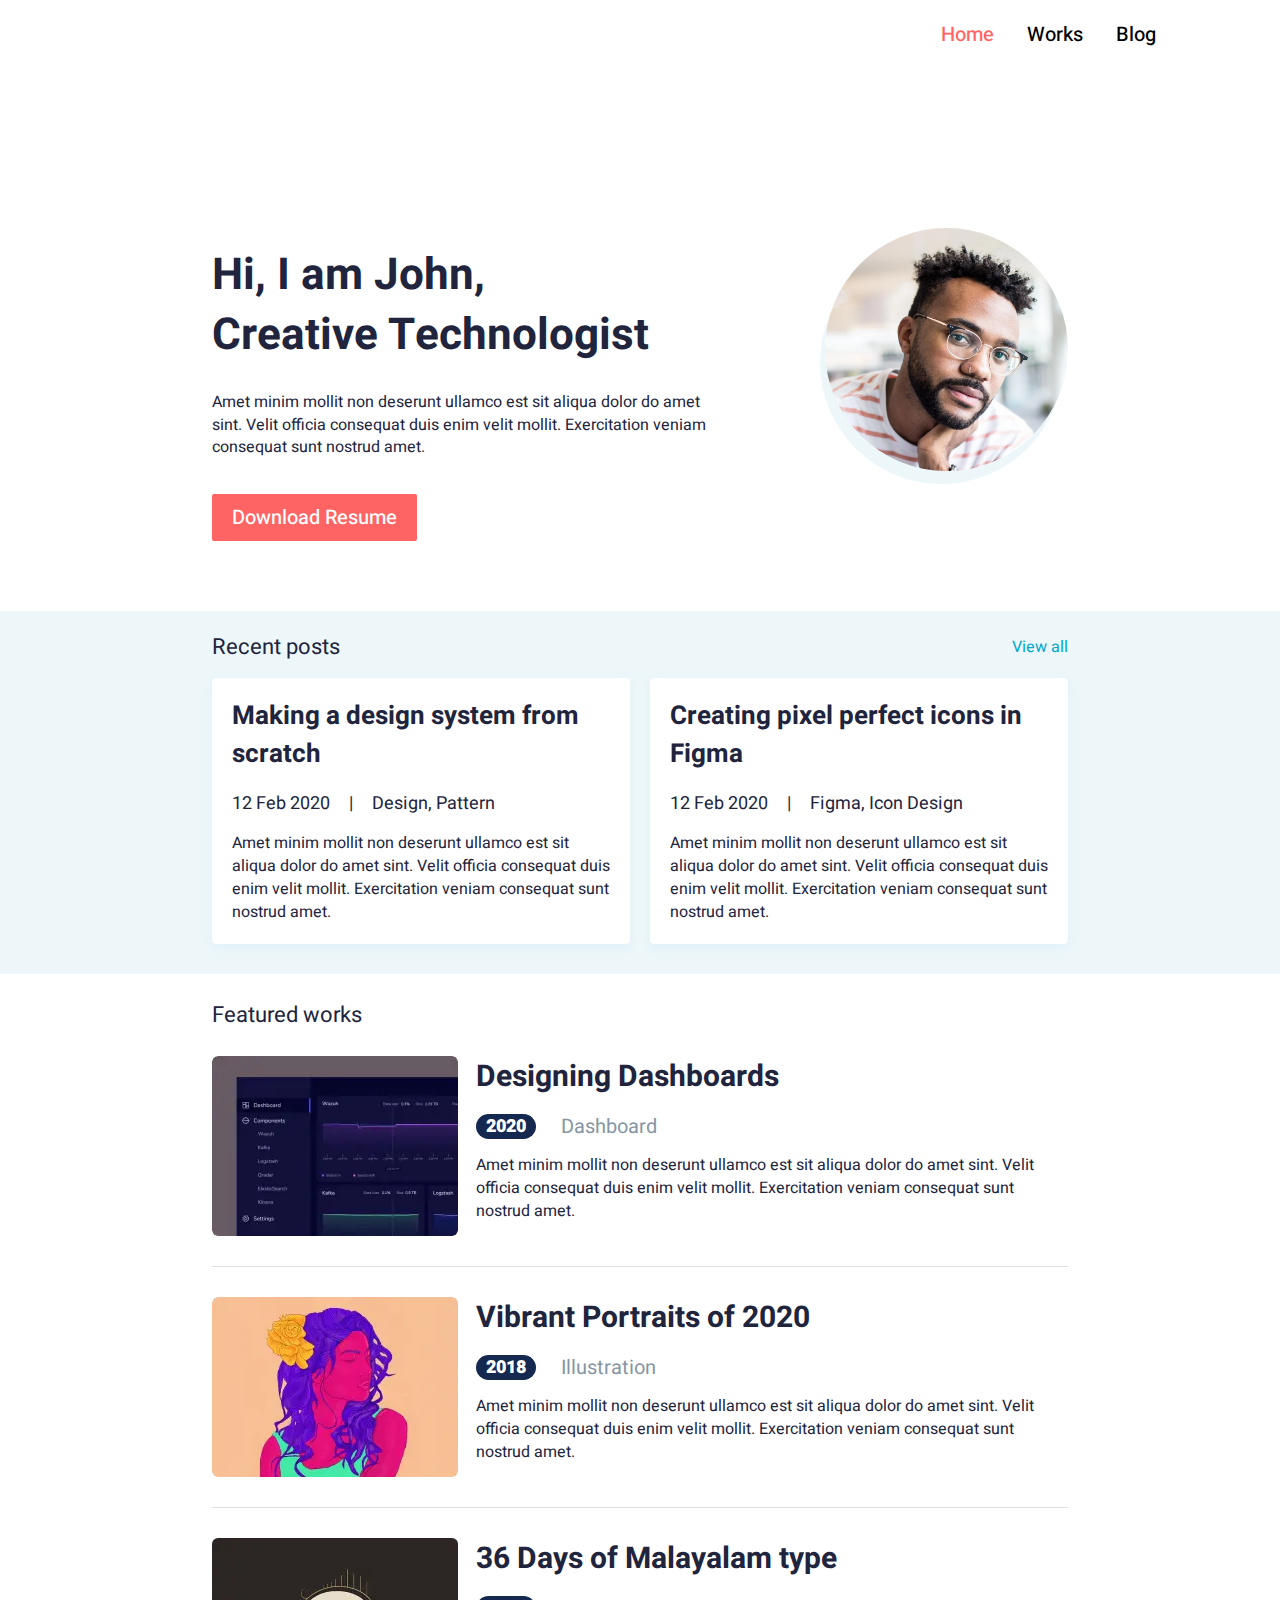
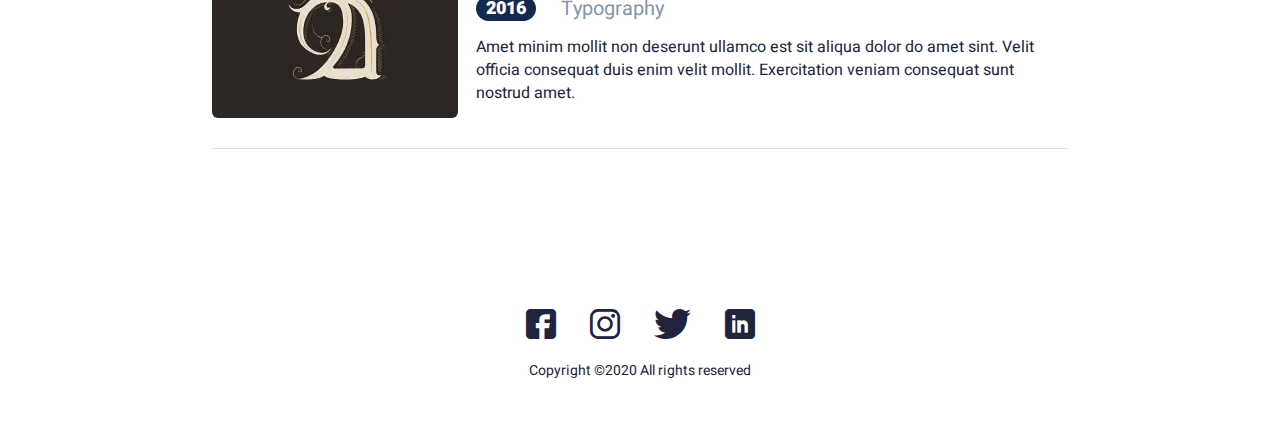
<file: index.html>
<!DOCTYPE html><html lang="ru"> <head>	<title>Home</title>	<meta charset="UTF-8">	<meta name="format-detection" content="telephone=no">	<link rel="stylesheet" href="css/style.min.css">	<link rel="shortcut icon" href="favicon.ico">	<!-- <meta name="robots" content="noindex, nofollow"> -->	<!-- <meta name="viewport" content="width=device-width, initial-scale=1.0, maximum-scale=1.0, user-scalable=0"> -->	<meta name="viewport" content="width=device-width, initial-scale=1.0"></head><body>	<div class="wrapper">		<header class="header">	<div class="header__content">		<div class="header__menu menu">			<div class="menu__icon icon-menu">				<span></span>				<span></span>				<span></span>			</div>			<nav class="menu__body">				<ul class="menu__list">					<li><a href="index.html" class="menu__link _active">Home</a></li>					<li><a href="works.html" class="menu__link ">Works</a></li>					<li><a href="blog.html" class="menu__link ">Blog</a></li>				</ul>			</nav>		</div></header>		<main class="page">			<section class="hello">				<div class="hello__container container">					<div class="hello__content">						<h1 class="hello__title title">Hi, I am John,<br>Creative Technologist</h1>						<div class="hello__text text">							Amet minim mollit non deserunt ullamco est sit aliqua dolor do amet sint. Velit officia consequat							duis enim velit mollit. Exercitation veniam consequat sunt nostrud amet.						</div>						<a href="" class="hello__btn btn">Download Resume</a>					</div>					<div class="hello__avatar">						<picture><source srcset="img/avatar.webp" type="image/webp"><img src="img/avatar.jpg" alt=""></picture>					</div>				</div>			</section>			<section class="posts">				<div class="posts__container container">					<div class="posts__header">						<div class="posts__title">Recent posts</div>						<a href="" class="posts__view">View all</a>					</div>					<div class="posts__items">						<div class="posts__column">							<article class="posts__item item">								<a href="" class="item__title">Making a design system from scratch</a>								<div class="item__info">12 Feb 2020 <span> | </span> Design, Pattern</div>								<div class="item__text text">									Amet minim mollit non deserunt ullamco est sit aliqua dolor do amet									sint. Velit officia consequat duis enim velit mollit. Exercitation veniam consequat sunt									nostrud amet.								</div>							</article>						</div>						<div class="posts__column">							<article class="posts__item item">								<a href="" class="item__title">Creating pixel perfect icons in Figma</a>								<div class="item__info">12 Feb 2020 <span> | </span> Figma, Icon Design</div>								<div class="item__text text">									Amet minim mollit non deserunt ullamco est sit aliqua dolor do amet									sint. Velit officia consequat duis enim velit mollit. Exercitation veniam consequat sunt									nostrud amet.								</div>							</article>						</div>					</div>				</div>			</section>			<section class="featured-works">				<div class="featured-works__container container">					<div class="featured-works__title">Featured works</div>					<div class="featured-works__items works">						<article class="works__item">							<a href="detail.html" class="works__image _ibg">								<picture><source srcset="img/works/01.webp" type="image/webp"><img src="img/works/01.jpg" alt=""></picture>							</a>							<div class="works__body">								<a href="detail.html" class="works__title">Designing Dashboards</a>								<div class="works__info">									<div class="works__year">2020</div>									<div class="works__category">Dashboard</div>								</div>								<div class="works__text text">									Amet minim mollit non deserunt ullamco est sit aliqua dolor do amet									sint. Velit officia consequat duis enim velit mollit. Exercitation veniam consequat sunt									nostrud amet.								</div>							</div>						</article>						<article class="works__item">							<a href="detail.html" class="works__image _ibg">								<picture><source srcset="img/works/02.webp" type="image/webp"><img src="img/works/02.jpg" alt=""></picture>							</a>							<div class="works__body">								<a href="detail.html" class="works__title">Vibrant Portraits of 2020</a>								<div class="works__info">									<div class="works__year">2018</div>									<div class="works__category">Illustration</div>								</div>								<div class="works__text text">									Amet minim mollit non deserunt ullamco est sit aliqua dolor do amet									sint. Velit officia consequat duis enim velit mollit. Exercitation veniam consequat sunt									nostrud amet.								</div>							</div>						</article>						<article class="works__item">							<a href="detail.html" class="works__image _ibg">								<picture><source srcset="img/works/03.webp" type="image/webp"><img src="img/works/03.jpg" alt=""></picture>							</a>							<div class="works__body">								<a href="detail.html" class="works__title">36 Days of Malayalam type</a>								<div class="works__info">									<div class="works__year">2016</div>									<div class="works__category">Typography</div>								</div>								<div class="works__text text">									Amet minim mollit non deserunt ullamco est sit aliqua dolor do amet sint. Velit officia									consequat duis enim velit mollit. Exercitation veniam consequat sunt nostrud amet.								</div>							</div>						</article>					</div>				</div>			</section>		</main>		<footer class="footer">	<div class="footer__content container">		<div class="footer__social social">			<a href="" class="social__item _icon-fb"></a>			<a href="" class="social__item _icon-insta"></a>			<a href="" class="social__item _icon-twitter"></a>			<a href="" class="social__item _icon-Linkedin"></a>		</div>		<div class="footer__copy">Copyright ©2020 All rights reserved </div>	</div></footer>	</div>	<!-- Swiper --><!-- <script src="https://unpkg.com/swiper/swiper-bundle.min.js"></script> --><script src="js/vendors.min.js"></script><script src="js/app.min.js"></script></body></html>
</file>
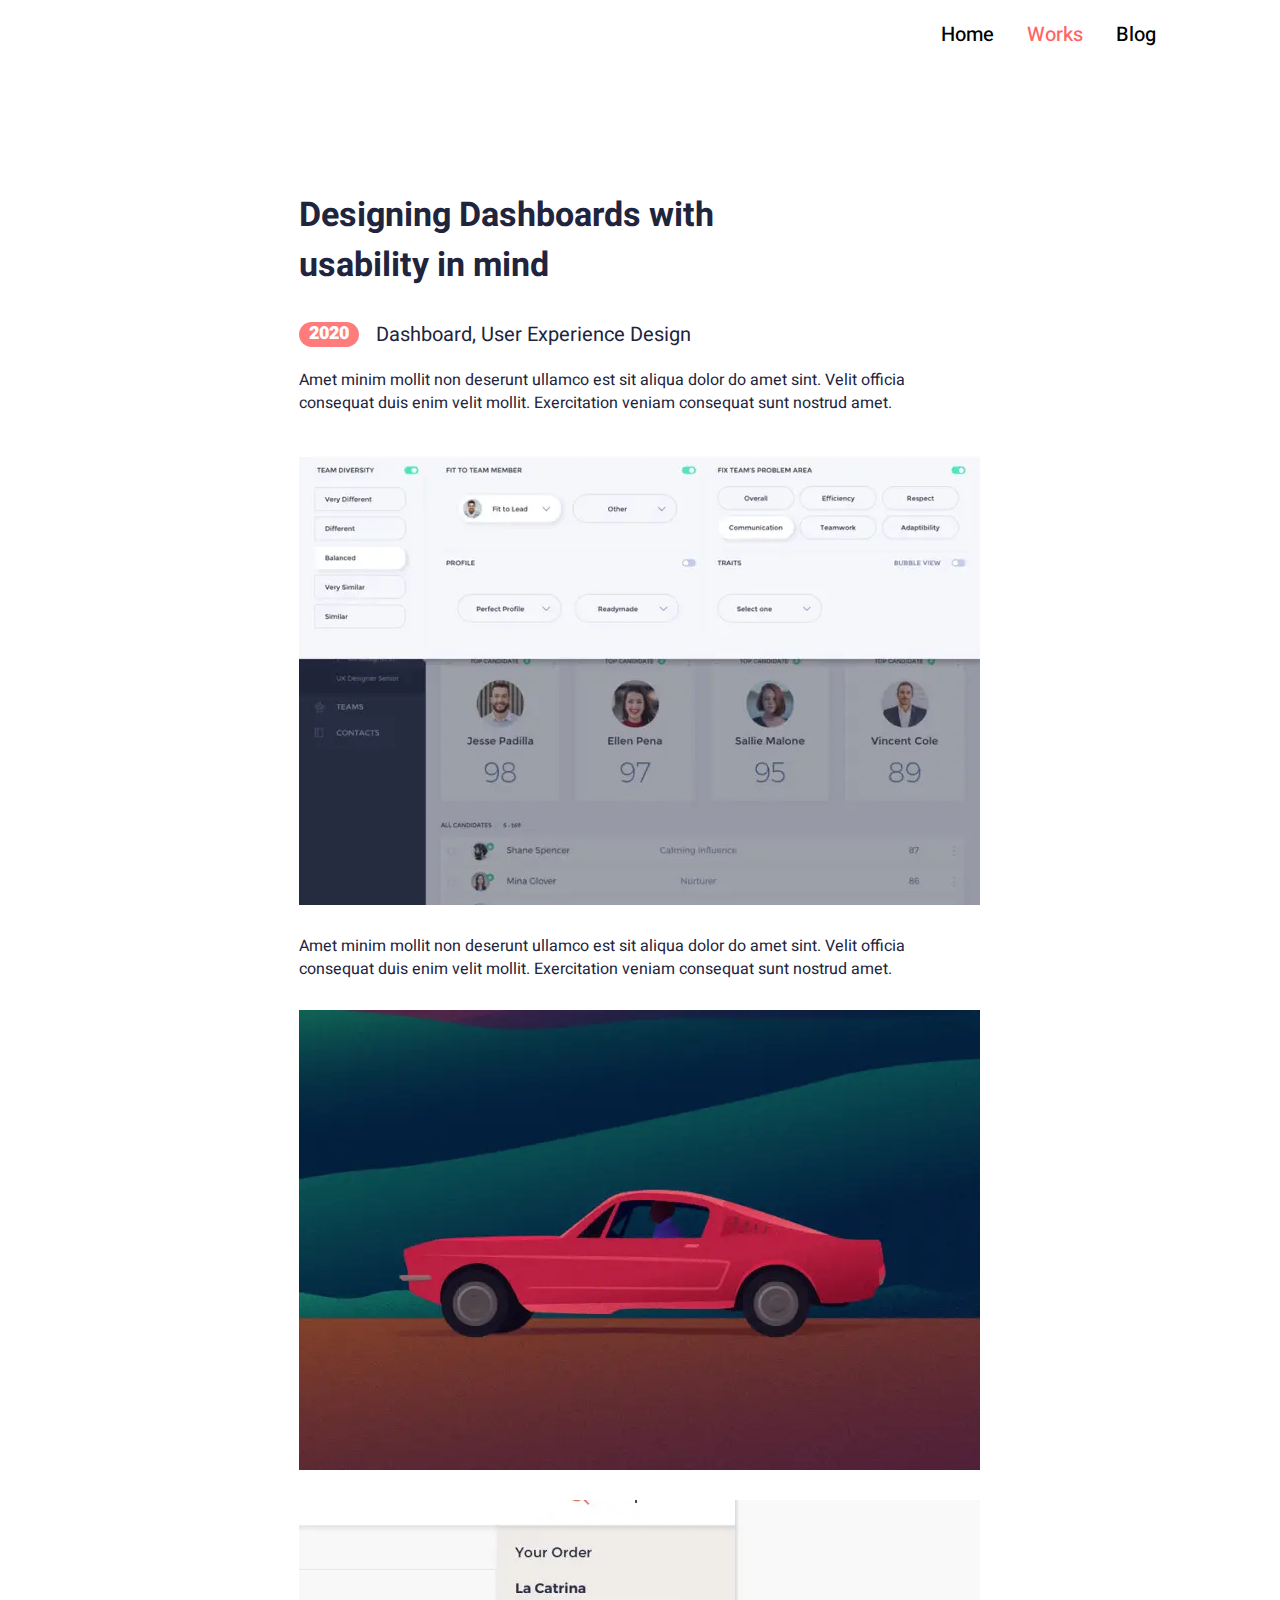
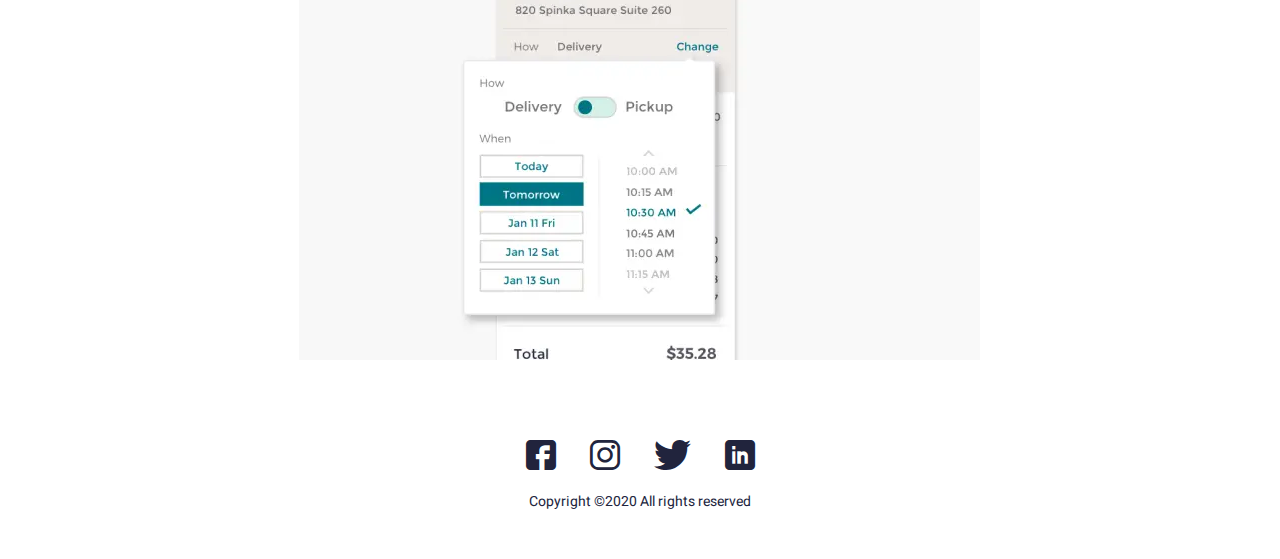
<file: detail.html>
<!DOCTYPE html><html lang="ru"> <head>	<title>Work detail</title>	<meta charset="UTF-8">	<meta name="format-detection" content="telephone=no">	<link rel="stylesheet" href="css/style.min.css">	<link rel="shortcut icon" href="favicon.ico">	<!-- <meta name="robots" content="noindex, nofollow"> -->	<!-- <meta name="viewport" content="width=device-width, initial-scale=1.0, maximum-scale=1.0, user-scalable=0"> -->	<meta name="viewport" content="width=device-width, initial-scale=1.0"></head><body>   <div class="wrapper">      <header class="header">	<div class="header__content">		<div class="header__menu menu">			<div class="menu__icon icon-menu">				<span></span>				<span></span>				<span></span>			</div>			<nav class="menu__body">				<ul class="menu__list">					<li><a href="index.html" class="menu__link ">Home</a></li>					<li><a href="works.html" class="menu__link _active">Works</a></li>					<li><a href="blog.html" class="menu__link ">Blog</a></li>				</ul>			</nav>		</div></header>      <main class="page">         <div class="detail page__container container">            <h1 class="detail__title">Designing Dashboards with usability in mind</h1>            <div class="detail__info">               <div class="detail__year">2020</div>               <div class="detail__category">Dashboard, User Experience Design</div>            </div>            <div class="detail__body">               <p> Amet minim mollit non deserunt ullamco est sit aliqua dolor do amet sint.                  Velit officia consequat duis enim velit mollit. Exercitation veniam consequat sunt nostrud amet.               </p>               <picture><source srcset="img/detail/01.webp" type="image/webp"><img src="img/detail/01.jpg" alt=""></picture>               <p> Amet minim mollit non deserunt ullamco est sit aliqua dolor do amet sint.                  Velit officia consequat duis enim velit mollit. Exercitation veniam consequat sunt nostrud amet.               </p>               <picture><source srcset="img/detail/02.webp" type="image/webp"><img src="img/detail/02.jpg" alt=""></picture>               <picture><source srcset="img/detail/03.webp" type="image/webp"><img src="img/detail/03.jpg" alt=""></picture>            </div>         </div>      </main>      <footer class="footer">	<div class="footer__content container">		<div class="footer__social social">			<a href="" class="social__item _icon-fb"></a>			<a href="" class="social__item _icon-insta"></a>			<a href="" class="social__item _icon-twitter"></a>			<a href="" class="social__item _icon-Linkedin"></a>		</div>		<div class="footer__copy">Copyright ©2020 All rights reserved </div>	</div></footer>   </div>   <!-- Swiper --><!-- <script src="https://unpkg.com/swiper/swiper-bundle.min.js"></script> --><script src="js/vendors.min.js"></script><script src="js/app.min.js"></script></body></html>
</file>
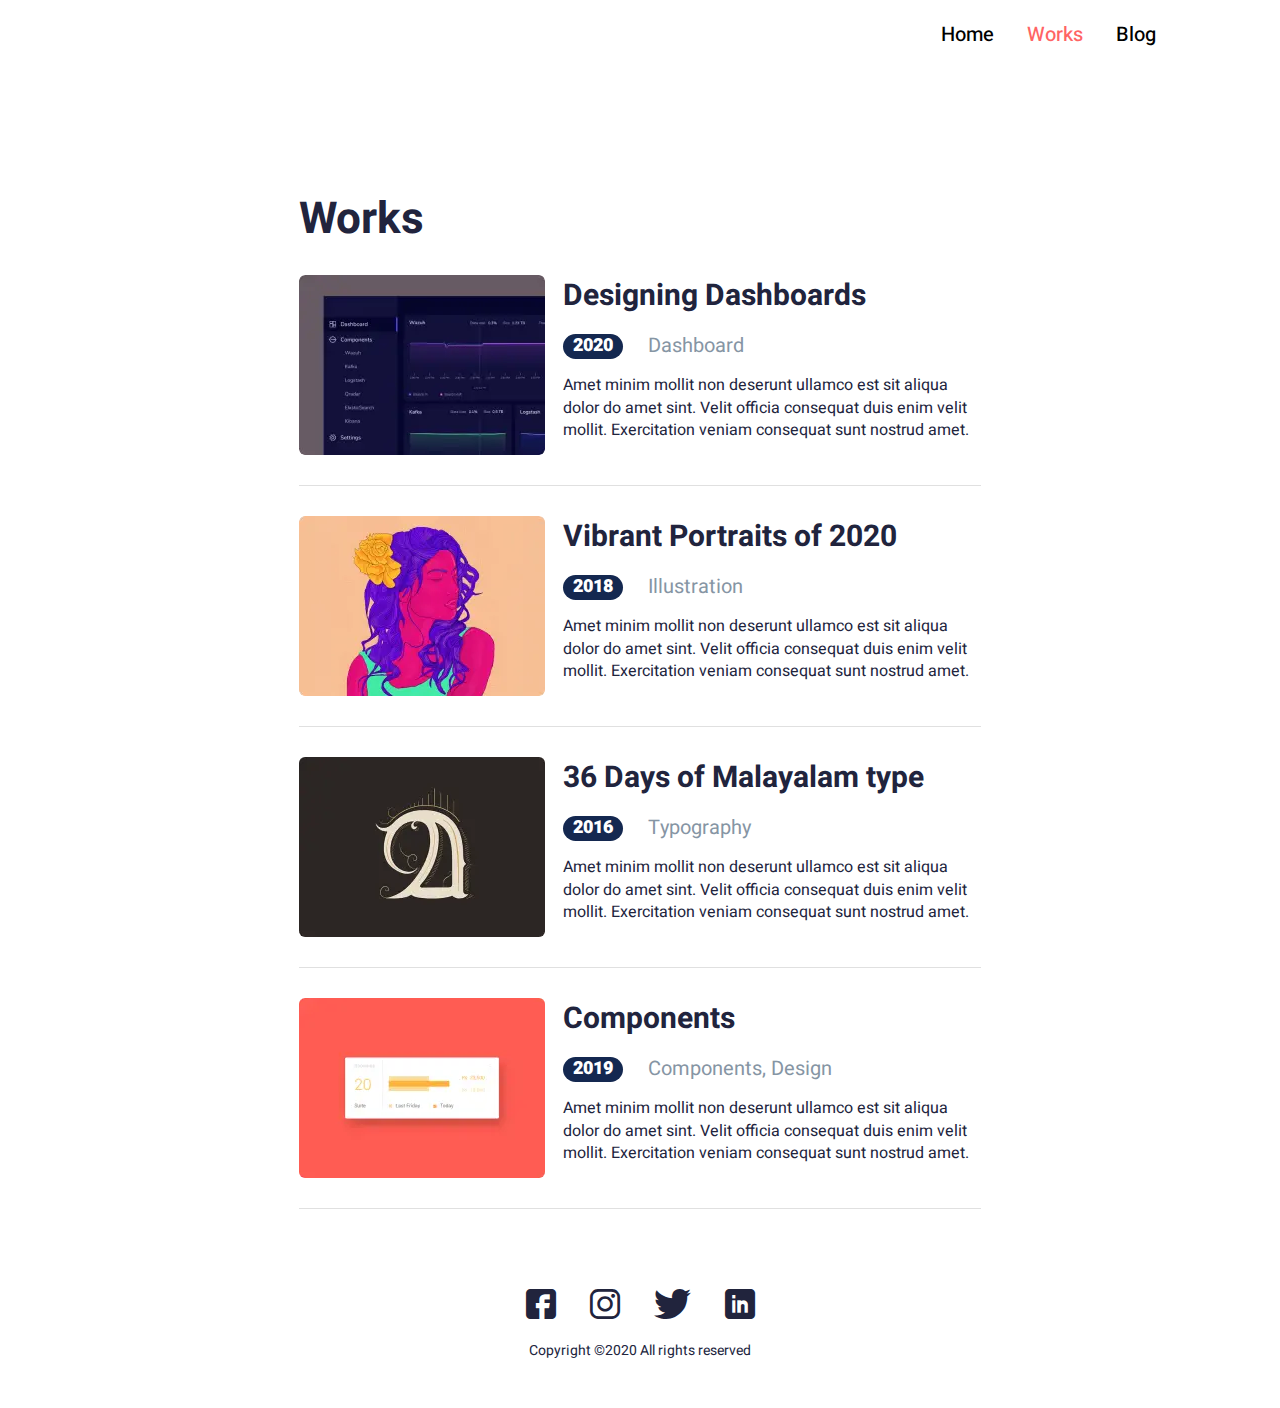
<file: works.html>
<!DOCTYPE html><html lang="ru"> <head>	<title>Works</title>	<meta charset="UTF-8">	<meta name="format-detection" content="telephone=no">	<link rel="stylesheet" href="css/style.min.css">	<link rel="shortcut icon" href="favicon.ico">	<!-- <meta name="robots" content="noindex, nofollow"> -->	<!-- <meta name="viewport" content="width=device-width, initial-scale=1.0, maximum-scale=1.0, user-scalable=0"> -->	<meta name="viewport" content="width=device-width, initial-scale=1.0"></head><body>   <div class="wrapper">      <header class="header">	<div class="header__content">		<div class="header__menu menu">			<div class="menu__icon icon-menu">				<span></span>				<span></span>				<span></span>			</div>			<nav class="menu__body">				<ul class="menu__list">					<li><a href="index.html" class="menu__link ">Home</a></li>					<li><a href="works.html" class="menu__link _active">Works</a></li>					<li><a href="blog.html" class="menu__link ">Blog</a></li>				</ul>			</nav>		</div></header>      <main class="page">         <div class="works page__container container">            <h1 class="works__main-title title">Works</h1>            <div class="works">               <article class="works__item">                  <a href="detail.html" class="works__image _ibg">                     <picture><source srcset="img/works/01.webp" type="image/webp"><img src="img/works/01.jpg" alt=""></picture>                  </a>                  <div class="works__body">                     <a href="detail.html" class="works__title">Designing Dashboards</a>                     <div class="works__info">                        <div class="works__year">2020</div>                        <div class="works__category">Dashboard</div>                     </div>                     <div class="works__text text">                        Amet minim mollit non deserunt ullamco est sit aliqua dolor do amet                        sint. Velit officia consequat duis enim velit mollit. Exercitation veniam consequat sunt                        nostrud amet.                     </div>                  </div>               </article>               <article class="works__item">                  <a href="detail.html" class="works__image _ibg">                     <picture><source srcset="img/works/02.webp" type="image/webp"><img src="img/works/02.jpg" alt=""></picture>                  </a>                  <div class="works__body">                     <a href="detail.html" class="works__title">Vibrant Portraits of 2020</a>                     <div class="works__info">                        <div class="works__year">2018</div>                        <div class="works__category">Illustration</div>                     </div>                     <div class="works__text text">                        Amet minim mollit non deserunt ullamco est sit aliqua dolor do amet                        sint. Velit officia consequat duis enim velit mollit. Exercitation veniam consequat sunt                        nostrud amet.                     </div>                  </div>               </article>               <article class="works__item">                  <a href="detail.html" class="works__image _ibg">                     <picture><source srcset="img/works/03.webp" type="image/webp"><img src="img/works/03.jpg" alt=""></picture>                  </a>                  <div class="works__body">                     <a href="detail.html" class="works__title">36 Days of Malayalam type</a>                     <div class="works__info">                        <div class="works__year">2016</div>                        <div class="works__category">Typography</div>                     </div>                     <div class="works__text text">                        Amet minim mollit non deserunt ullamco est sit aliqua dolor do amet sint. Velit officia                        consequat duis enim velit mollit. Exercitation veniam consequat sunt nostrud amet.                     </div>                  </div>               </article>               <article class="works__item">                  <a href="detail.html" class="works__image _ibg">                     <picture><source srcset="img/works/04.webp" type="image/webp"><img src="img/works/04.jpg" alt=""></picture>                  </a>                  <div class="works__body">                     <a href="detail.html" class="works__title">Components</a>                     <div class="works__info">                        <div class="works__year">2019</div>                        <div class="works__category">Components, Design</div>                     </div>                     <div class="works__text text">                        Amet minim mollit non deserunt ullamco est sit aliqua dolor do amet                        sint. Velit officia consequat duis enim velit mollit. Exercitation veniam consequat sunt                        nostrud amet.                     </div>                  </div>               </article>            </div>         </div>      </main>      <footer class="footer">	<div class="footer__content container">		<div class="footer__social social">			<a href="" class="social__item _icon-fb"></a>			<a href="" class="social__item _icon-insta"></a>			<a href="" class="social__item _icon-twitter"></a>			<a href="" class="social__item _icon-Linkedin"></a>		</div>		<div class="footer__copy">Copyright ©2020 All rights reserved </div>	</div></footer>   </div>   <!-- Swiper --><!-- <script src="https://unpkg.com/swiper/swiper-bundle.min.js"></script> --><script src="js/vendors.min.js"></script><script src="js/app.min.js"></script></body></html>
</file>
<file: css/style.min.css>
@charset "UTF-8";@import url(https://fonts.googleapis.com/css?family=Heebo:regular,500,700,900&display=swap);@font-face{font-family:icons;font-display:swap;src:url(../fonts/icons.woff) format("woff"),url(../fonts/icons.woff2) format("woff2");font-weight:400;font-style:normal}@font-face{font-family:icons;font-display:swap;src:url(../fonts/icons.woff) format("woff"),url(../fonts/icons.woff2#icons) format("woff2");font-weight:400;font-style:normal;font-display:block}[class*=" _icon-"]:before,[class^="_icon-"]:before{font-family:icons;font-style:normal;font-weight:400;font-variant:normal;text-transform:none;line-height:1;-webkit-font-smoothing:antialiased;-moz-osx-font-smoothing:grayscale}[class*=" _icon-"]:before,[class^="_icon-"]:before{display:block}._icon-fb:before{content:"\e900"}._icon-insta:before{content:"\e901"}._icon-Linkedin:before{content:"\e902"}._icon-twitter:before{content:"\e903"}*{padding:0;margin:0;border:0}*,:after,:before{-webkit-box-sizing:border-box;box-sizing:border-box}:active,:focus{outline:0}a:active,a:focus{outline:0}aside,footer,header,nav,section{display:block}body,html{height:100%;min-width:320px}body{line-height:1;font-family:Heebo;-ms-text-size-adjust:100%;-moz-text-size-adjust:100%;-webkit-text-size-adjust:100%}button,input,textarea{font-family:Heebo}input::-ms-clear{display:none}button{cursor:pointer}button::-moz-focus-inner{padding:0;border:0}a,a:visited{text-decoration:none}a:hover{text-decoration:none}ul li{list-style:none}img{vertical-align:top}h1,h2,h3,h4,h5,h6{font-weight:inherit;font-size:inherit}body{color:#21243d;font-size:14px}body._lock{overflow:hidden}.wrapper{width:100%;min-height:100%;overflow:hidden;display:-webkit-box;display:-ms-flexbox;display:flex;-webkit-box-orient:vertical;-webkit-box-direction:normal;-ms-flex-direction:column;flex-direction:column}.container{max-width:856px;margin:0 auto}.btn{background:#ff6464;border-radius:2px;height:47px;font-weight:500;font-size:20px;line-height:145%;color:#fff;display:-webkit-inline-box;display:-ms-inline-flexbox;display:inline-flex;-webkit-box-pack:center;-ms-flex-pack:center;justify-content:center;-webkit-box-align:center;-ms-flex-align:center;align-items:center;text-align:center;padding:0 20px;-webkit-transition:all .3s ease 0s;-o-transition:all .3s ease 0s;transition:all .3s ease 0s}.btn._fw{width:100%}.select{position:relative}.select__item{position:relative}.select__title{color:#000;border:1px solid #d9d9d9;background-color:#fff;cursor:pointer;border-radius:4px}.select__value{display:-webkit-box;display:-ms-flexbox;display:flex;font-size:14px;height:30px;padding:0 15px;-webkit-box-align:center;-ms-flex-align:center;align-items:center;-webkit-box-pack:justify;-ms-flex-pack:justify;justify-content:space-between;-webkit-box-orient:horizontal;-webkit-box-direction:reverse;-ms-flex-direction:row-reverse;flex-direction:row-reverse}.select__value span{height:1em;overflow:hidden;display:-webkit-box;-webkit-line-clamp:1;-webkit-box-orient:vertical}.select__value:before{content:"";display:inline-block;-webkit-transition:all .3s ease 0s;-o-transition:all .3s ease 0s;transition:all .3s ease 0s;width:11px;height:7px;background:url(../img/icons/select.svg) center/100% no-repeat}.select__input{width:100%;background-color:transparent;height:100%}.select__options{color:#000;display:none;position:absolute;top:29px;border-radius:0 0 4px 4px;min-width:100%;left:0;background-color:#fff;border-top:0;border:1px solid #d9d9d9;border-top:0;font-size:14px;padding:10px 0 5px 0}.select__option{cursor:pointer;padding:5px 15px;margin:0}.select._active{z-index:5}.select._active .select__value:before{-webkit-transform:rotate(-180deg);-ms-transform:rotate(-180deg);transform:rotate(-180deg)}.select._active .select__options{display:block}input[type=email],input[type=tel],input[type=text],textarea{-webkit-appearance:none;-moz-appearance:none;appearance:none}.input{border-radius:0!important;width:100%;display:block;padding:0 20px}textarea.input{resize:none;padding:0 0}.checkbox{position:relative}.checkbox__input{position:absolute;width:0;height:0;opacity:0;visibility:hidden}.checkbox__input:checked+.checkbox__text:before{background:#fff url(../img/icons/check.svg) center no-repeat}.checkbox__text{display:-webkit-inline-box;display:-ms-inline-flexbox;display:inline-flex;-webkit-box-align:center;-ms-flex-align:center;align-items:center;position:relative;font-size:16px;color:#fff;letter-spacing:-.3px;line-height:calc(20 / 16);cursor:pointer}.checkbox__text:before{content:"";-ms-flex-item-align:start;align-self:flex-start;margin:0 14px 0 0;-webkit-box-flex:0;-ms-flex:0 0 20px;flex:0 0 20px;left:0;top:0;width:20px;height:18px;background:#fff;border:1px solid #a7a9ac}.checkbox a{color:#fff;text-decoration:underline}.checkbox._error .checkbox__text:before{border:1px solid #ee1212}.options{display:-webkit-box;display:-ms-flexbox;display:flex;-webkit-box-orient:vertical;-webkit-box-direction:normal;-ms-flex-direction:column;flex-direction:column;-webkit-box-align:start;-ms-flex-align:start;align-items:flex-start}.options__item{position:relative;cursor:pointer}.options__input{position:absolute;width:0;height:0;opacity:0;left:0;top:0;visibility:hidden}.options__input:checked+.options__text:after{-webkit-transform:scale(1);-ms-transform:scale(1);transform:scale(1)}.options__text{display:-webkit-inline-box;display:-ms-inline-flexbox;display:inline-flex;-webkit-box-align:center;-ms-flex-align:center;align-items:center;position:relative;font-size:16px;color:#fff;letter-spacing:-.3px;line-height:calc(20 / 16)}.options__text:before{content:"";-ms-flex-item-align:start;align-self:flex-start;margin:0 14px 0 0;-webkit-box-flex:0;-ms-flex:0 0 20px;flex:0 0 20px;left:0;top:0;border-radius:50%;width:20px;height:18px;background:#fff;border:1px solid #a7a9ac}.options__text:after{content:"";-webkit-transition:all .3s ease 0s;-o-transition:all .3s ease 0s;transition:all .3s ease 0s;-webkit-transform:scale(0);-ms-transform:scale(0);transform:scale(0);width:10px;height:10px;border-radius:50%;background-color:#77243a;position:absolute;left:5px;top:4px}.rating{display:-webkit-box;display:-ms-flexbox;display:flex;-webkit-box-align:end;-ms-flex-align:end;align-items:flex-end;font-size:40px;line-height:.75;-webkit-transition:opacity .3s ease 0s;-o-transition:opacity .3s ease 0s;transition:opacity .3s ease 0s}.rating.rating_sending{opacity:.2}.rating.rating_set .rating__active,.rating.rating_set .rating__item{cursor:pointer}.rating__body{position:relative}.rating__body::before{content:"★★★★★";display:block}.rating__active{position:absolute;width:0%;height:100%;top:0;left:0;overflow:hidden}.rating__active::before{content:"★★★★★";position:absolute;width:100%;height:100%;top:0;left:0;color:#ffd300}.rating__items{display:-webkit-box;display:-ms-flexbox;display:flex;position:absolute;width:100%;height:100%;top:0;left:0}.rating__item{-webkit-box-flex:0;-ms-flex:0 0 20%;flex:0 0 20%;height:100%;opacity:0}.rating__value{font-size:50%;line-height:1;padding:0 0 0 10px}.quantity{width:88px;height:40px;display:-webkit-box;display:-ms-flexbox;display:flex;border:1px solid rgba(166,166,166,.45)}.quantity__button{-webkit-box-flex:0;-ms-flex:0 0 30px;flex:0 0 30px;position:relative;cursor:pointer}.quantity__button::after,.quantity__button::before{content:"";position:absolute;top:50%;left:50%;-webkit-transition:all .3s ease 0s;-o-transition:all .3s ease 0s;transition:all .3s ease 0s;margin:0 0 0 -4.5px;background-color:#a6a6a6;width:9px;height:1px}.quantity__button_plus::before{-webkit-transform:rotate(-90deg);-ms-transform:rotate(-90deg);transform:rotate(-90deg)}.quantity__input{-webkit-box-flex:1;-ms-flex:1 1 auto;flex:1 1 auto}.quantity__input input{height:100%;color:#a6a6a6;font-size:12px;width:100%;text-align:center}.title{font-weight:700;font-size:44px;line-height:136.36364%}.detail__body p,.text{font-size:16px;line-height:143.75%}.row:after{display:block;content:"";clear:both}.rub:after{content:"₽"}ol.counter{list-style-type:none;counter-reset:item}ol.counter li{position:relative;padding:0 0 0 45px}ol.counter li:before{counter-increment:item;content:counter(item);position:absolute;left:0;top:0;color:#818181;font-size:14px;font-weight:700;text-align:center;line-height:26px;border-radius:50%;width:28px;height:28px;border:1px solid #4274bb}.ellipsis{display:block;overflow:hidden;width:100%;white-space:nowrap;-o-text-overflow:ellipsis;text-overflow:ellipsis}.es{overflow:hidden;white-space:nowrap;-o-text-overflow:ellipsis;text-overflow:ellipsis}.table{display:table;font-size:0;width:100%}.trow{display:table-row}.cell{display:table-cell}.cell.full{width:100%}._ibg{position:relative}._ibg img{position:absolute;width:100%;height:100%;top:0;left:0;-o-object-fit:cover;object-fit:cover}body.ie ._ibg{background-position:center;background-size:cover;background-repeat:no-repeat}body.ie ._ibg img{width:0;height:0;opacity:0;visibility:hidden}._video{position:relative;overflow:hidden;height:0;padding-bottom:56.25%}._video embed,._video iframe,._video object,._video video{position:absolute;top:0;left:0;width:100%;height:100%}.videobg embed,.videobg iframe,.videobg object,.videobg video{position:fixed;top:50%;left:50%;min-width:100%;min-height:100%;width:auto;height:auto;z-index:-100;-webkit-transform:translateX(-50%) translateY(-50%);-ms-transform:translateX(-50%) translateY(-50%);transform:translateX(-50%) translateY(-50%);background-size:cover}._more-content{-webkit-transition:all .3s ease 0s;-o-transition:all .3s ease 0s;transition:all .3s ease 0s;overflow:hidden}._more-link{cursor:pointer}._more-link span{font-style:normal}._more-link span:first-child{display:block}._more-link span:last-child{display:none}._more-link._active span{font-style:normal}._more-link._active span:first-child{display:none}._more-link._active span:last-child{display:block}#map{background:url(../img/icons/loading.gif) center/50px no-repeat}._swiper{overflow:hidden}._swiper .swiper-wrapper{width:100%;height:100%;-webkit-box-sizing:content-box;box-sizing:content-box;display:-webkit-box;display:-ms-flexbox;display:flex;position:relative}._swiper.swiper-container-vertical .swiper-wrapper{-webkit-box-orient:vertical;-webkit-box-direction:normal;-ms-flex-direction:column;flex-direction:column}._swiper.swiper-container-autoheight .swiper-wrapper{-webkit-box-align:start;-ms-flex-align:start;align-items:flex-start}.swiper-container-initialized .swiper-slide{-ms-flex-negative:0;flex-shrink:0}.swiper-container-android .swiper-slide,.swiper-container-android .swiper-wrapper{-webkit-transform:translate3d(0,0,0);transform:translate3d(0,0,0)}.swiper-button-lock{display:none!important}._tabs-block{display:none}._tabs-block._active{display:block}.mirror{-webkit-transform:scale(-1,1);-ms-transform:scale(-1,1);transform:scale(-1,1)}.nicescroll-rails{z-index:1000!important}._custom-scroll{position:fixed;right:0;top:0;width:3px;height:100%;z-index:1000}._custom-scroll__line{background-color:rgba(0,0,0,.5);border-radius:3px 0 0 3px;position:relative;left:0;top:0;width:100%}.popup{-webkit-overflow-scrolling:touch;z-index:100;padding:30px 10px;position:fixed;top:0;left:0;width:100%;height:100%;-webkit-transition:visibility .8s ease 0s;-o-transition:visibility .8s ease 0s;transition:visibility .8s ease 0s;visibility:hidden}.popup::before{content:"";background-color:rgba(0,0,0,.9);position:fixed;width:100%;height:100%;top:0;left:0;opacity:0;-webkit-transition:opacity .8s ease 0s;-o-transition:opacity .8s ease 0s;transition:opacity .8s ease 0s}.popup.show{visibility:visible;overflow:auto}.popup.show::before{opacity:1}.popup.show .popup__body{-webkit-transform:scale(1);-ms-transform:scale(1);transform:scale(1)}.popup._active{overflow:auto;visibility:visible}.popup._active::before{opacity:1}.popup._active .popup__body{-webkit-transition:all .3s ease .2s;-o-transition:all .3s ease .2s;transition:all .3s ease .2s;-webkit-transform:scale(1);-ms-transform:scale(1);transform:scale(1)}.popup__content{display:-webkit-box;display:-ms-flexbox;display:flex;-webkit-box-orient:vertical;-webkit-box-direction:normal;-ms-flex-direction:column;flex-direction:column;-webkit-box-align:center;-ms-flex-align:center;align-items:center;min-height:100%;-webkit-box-flex:1;-ms-flex:1 1 auto;flex:1 1 auto;width:100%;display:flex;-webkit-box-pack:center;-ms-flex-pack:center;justify-content:center;align-items:center}.popup__body{-webkit-transform:scale(0);-ms-transform:scale(0);transform:scale(0);-webkit-transition:all .3s ease 0s;-o-transition:all .3s ease 0s;transition:all .3s ease 0s;background-color:#fff;padding:50px;width:100%;max-width:800px}.popup__close{width:15px;height:15px;position:absolute;top:0;right:0;cursor:pointer;z-index:30;background:url(../img/icons/close.svg) 0 0 no-repeat}.header{position:relative;z-index:100}.header__content{max-width:1052px;margin:0 auto;padding:0 10px}.header__menu{display:-webkit-box;display:-ms-flexbox;display:flex;-webkit-box-pack:end;-ms-flex-pack:end;justify-content:flex-end;height:100px;padding:10px 0;-webkit-box-align:center;-ms-flex-align:center;align-items:center}.menu__list li{margin:0 0 30px 0}.menu__list li:last-child{margin:0}.menu__link{font-weight:500;font-size:20px;color:#000;-webkit-transition:color .2s ease 0s;-o-transition:color .2s ease 0s;transition:color .2s ease 0s}.menu__link._active{color:#ff6464}.icon-menu{display:none}.footer{text-align:center;padding:50px 0}.footer__social{margin-bottom:25px}.social{display:-webkit-box;display:-ms-flexbox;display:flex;-webkit-box-pack:center;-ms-flex-pack:center;justify-content:center;-webkit-box-align:center;-ms-flex-align:center;align-items:center}.social__item{font-size:30px;color:#21243d;margin:0 17px}.hello{padding:38px 0 70px 0}.hello__container{display:-webkit-box;display:-ms-flexbox;display:flex}.hello__content{-webkit-box-flex:1;-ms-flex:1 1 auto;flex:1 1 auto;-webkit-box-align:start;-ms-flex-align:start;align-items:flex-start;padding:18px 105px 0 0}.hello__content :last-child{margin-bottom:0}.hello__title{margin-bottom:25px}.hello__text{margin-bottom:35px}.hello__btn{margin-bottom:25px}.hello__avatar{-webkit-box-flex:0;-ms-flex:0 0 243px;flex:0 0 243px;height:243px;border-radius:50%;position:relative;overflow:hidden;-webkit-box-shadow:-5px 13px 0 0 #edf7fa;box-shadow:-5px 13px 0 0 #edf7fa}.hello__avatar img{max-width:100%}.posts{background:#edf7fa;padding:25px 0 13px 0}.posts__header{display:-webkit-box;display:-ms-flexbox;display:flex}.posts__title{-webkit-box-flex:1;-ms-flex:1 1 auto;flex:1 1 auto;font-size:22px;padding-right:20px;margin-bottom:20px}.posts__view{font-size:16px;line-height:143.75%;color:#00a8cc;white-space:nowrap}.posts__items{display:-webkit-box;display:-ms-flexbox;display:flex;margin:0 -10px}.posts__column{-webkit-box-flex:0;-ms-flex:0 1 50%;flex:0 1 50%;padding:0 10px;margin-bottom:17px}.item{background-color:#fff;-webkit-box-shadow:0 4px 10px rgba(187,225,250,.25);box-shadow:0 4px 10px rgba(187,225,250,.25);border-radius:4px;padding:20px;height:100%}.item :last-child{margin-bottom:0}.item__title{display:inline-block;margin-bottom:17px;font-weight:700;font-size:26px;line-height:146.15385%;color:#21243d;-webkit-transition:color .2s ease 0s;-o-transition:color .2s ease 0s;transition:color .2s ease 0s}.item__title:hover{color:#ff6464}.item__info{font-size:18px;line-height:144.44444%;margin-bottom:15px}.item__info span{margin:0 15px}.item__text{margin-bottom:15px}.featured-works{padding:30px 0 80px 0}.featured-works__title{font-size:22px;margin-bottom:30px}.blog{padding-bottom:50px}.blog__title{margin-bottom:50px}.blog__item{padding-bottom:30px;margin-bottom:30px;border-bottom:1px solid #e0e0e0}.blog__subtitle{font-weight:500;display:inline-block;font-size:30px;line-height:146.66667%;color:#21243d;-webkit-transition:color .3s ease 0s;-o-transition:color .3s ease 0s;transition:color .3s ease 0s;margin-bottom:10px}.blog__subtitle:hover{color:#ff6464}.blog__info{display:-webkit-box;display:-ms-flexbox;display:flex;font-size:20px;margin-bottom:15px}.blog__info span{margin:0 20px}.blog__category{color:#8695a4}.page__container{max-width:682px;margin:0 auto}.works__main-title{margin-bottom:25px}.works__item{padding-bottom:30px;margin-bottom:30px;border-bottom:1px solid #e0e0e0}.works__image{-webkit-box-flex:0;-ms-flex:0 0 246px;flex:0 0 246px;display:block;min-height:180px;overflow:hidden;border-radius:6px}.works__body{-webkit-box-flex:1;-ms-flex:1 1 auto;flex:1 1 auto}.works__title{font-weight:700;color:inherit;font-size:30px;line-height:146.66667%;display:inline-block;margin-bottom:15px;-webkit-transition:color .2s ease 0s;-o-transition:color .2s ease 0s;transition:color .2s ease 0s}.works__title:hover{color:#ff6464}.works__info{display:-webkit-box;display:-ms-flexbox;display:flex;-webkit-box-align:center;-ms-flex-align:center;align-items:center;margin-bottom:15px}.works__year{height:25px;padding:0 10px;background:#142850;border-radius:16px;font-weight:900;display:-webkit-inline-box;display:-ms-inline-flexbox;display:inline-flex;-webkit-box-pack:center;-ms-flex-pack:center;justify-content:center;-webkit-box-align:center;-ms-flex-align:center;align-items:center;font-size:18px;color:#fff}.works__category{font-size:20px;color:#8695a4;margin-left:25px}.detail__title{font-weight:700;font-size:34px;line-height:147.05882%;margin-bottom:30px;max-width:506px}.detail__info{display:-webkit-box;display:-ms-flexbox;display:flex;-webkit-box-align:center;-ms-flex-align:center;align-items:center;margin-bottom:20px}.detail__year{height:25px;padding:0 10px;background:#ff7c7c;border-radius:16px;font-weight:900;display:-webkit-inline-box;display:-ms-inline-flexbox;display:inline-flex;-webkit-box-pack:center;-ms-flex-pack:center;justify-content:center;-webkit-box-align:center;-ms-flex-align:center;align-items:center;font-size:18px;color:#fff;margin-right:17px}.detail__category{font-size:20px;line-height:145%}.detail__body p{margin-bottom:30px}.detail__body img{max-width:100%;margin-bottom:30px}.page{-webkit-box-flex:1;-ms-flex:1 1 auto;flex:1 1 auto;padding:90px 0 0 0}@media (min-width:767.98px){.menu__list{display:-webkit-box;display:-ms-flexbox;display:flex}.menu__list li{margin-right:33px}.works__item{display:-webkit-box;display:-ms-flexbox;display:flex;-webkit-box-align:start;-ms-flex-align:start;align-items:flex-start}.works__body{padding-left:18px}}@media (min-width:991.98px){.quantity__button:hover::after,.quantity__button:hover::before{background-color:rgba(0,0,0,.5)}.menu__link:hover{color:#ff6464}.social__item{-webkit-transition:color .3s ease 0s;-o-transition:color .3s ease 0s;transition:color .3s ease 0s}.social__item:hover{color:#ff6464}}@media (min-width:992px){.btn:hover{background:#d34a4a}.select__option:hover{background:#d9d9d9}.checkbox a:hover{text-decoration:none}}@media (max-width:991.98px){.container{max-width:none;padding:0 10px}.select__title{font-size:18px}.select__options{font-size:18px}}@media (max-width:868px){.container{max-width:750px}.hello{padding:0 0 70px 0}.hello__content{padding:18px 50px 0 0}}@media (max-width:767.98px){.title{font-size:32px}.header__menu{height:50px}.menu__body{-webkit-transform:translate(0,-100%);-ms-transform:translate(0,-100%);transform:translate(0,-100%);-webkit-transition:-webkit-transform .3s ease 0s;transition:-webkit-transform .3s ease 0s;-o-transition:transform .3s ease 0s;transition:transform .3s ease 0s;transition:transform .3s ease 0s,-webkit-transform .3s ease 0s;background-color:rgba(255,255,255,.85);position:fixed;height:100%;width:100%;top:0;left:0;overflow:auto;padding:80px 10px 30px 10px}.menu__body._active{-webkit-transform:translate(0,0);-ms-transform:translate(0,0);transform:translate(0,0)}.menu__link{font-size:40px;display:block;text-align:center}.icon-menu{display:block;position:relative;width:30px;height:18px;cursor:pointer;z-index:5}.icon-menu span{-webkit-transition:all .3s ease 0s;-o-transition:all .3s ease 0s;transition:all .3s ease 0s;top:calc(50% - 1px);left:0;position:absolute;width:100%;height:2px;background-color:#000}.icon-menu span:first-child{top:0}.icon-menu span:last-child{top:auto;bottom:0}.icon-menu._active span{-webkit-transform:scale(0);-ms-transform:scale(0);transform:scale(0)}.icon-menu._active span:first-child{-webkit-transform:rotate(-45deg);-ms-transform:rotate(-45deg);transform:rotate(-45deg);top:calc(50% - 1px)}.icon-menu._active span:last-child{-webkit-transform:rotate(45deg);-ms-transform:rotate(45deg);transform:rotate(45deg);bottom:calc(50% - 1px)}.hello{padding:0 0 60px 0}.hello__container{-webkit-box-pack:center;-ms-flex-pack:center;justify-content:center;-webkit-box-align:center;-ms-flex-align:center;align-items:center;text-align:center;-webkit-box-orient:vertical;-webkit-box-direction:reverse;-ms-flex-direction:column-reverse;flex-direction:column-reverse}.hello__content{padding:0}.hello__title{margin-bottom:20px}.hello__text{padding:0 15px;margin-bottom:25px}.hello__btn{margin-bottom:20px}.hello__avatar{-webkit-box-flex:0;-ms-flex:none;flex:none;width:170px;height:170px;margin-bottom:40px}.posts{padding:25px 0 23px 0}.posts__title{text-align:center;font-size:18px}.posts__view{display:none}.posts__items{display:block}.item{padding:15px}.item__title{line-height:136.36364%}.item__info{line-height:143.75%}.featured-works{padding:30px 0 40px 0}.featured-works__title{text-align:center;font-size:18px}.featured-works__items{display:-webkit-box;display:-ms-flexbox;display:flex;overflow:auto}.featured-works__items .works__item{-webkit-box-flex:0;-ms-flex:0 0 90%;flex:0 0 90%;margin-right:15px}.blog{padding-bottom:30px}.blog__title{font-size:30px;margin-bottom:20px}.blog__item{padding-bottom:20px;margin-bottom:20px}.blog__subtitle{font-size:26px;margin-bottom:5px}.blog__info{font-size:16px}.works__image{padding-bottom:60%;margin-bottom:17px}.works__title{font-size:24px}.works__year{font-size:16px}.works__category{font-size:16px}.detail__title{font-size:30px;margin-bottom:20px}.detail__info{margin-bottom:15px}.detail__category{font-size:18px}.detail__body img,.detail__body p{margin-bottom:20px}.page{padding-top:30px}}
</file>
